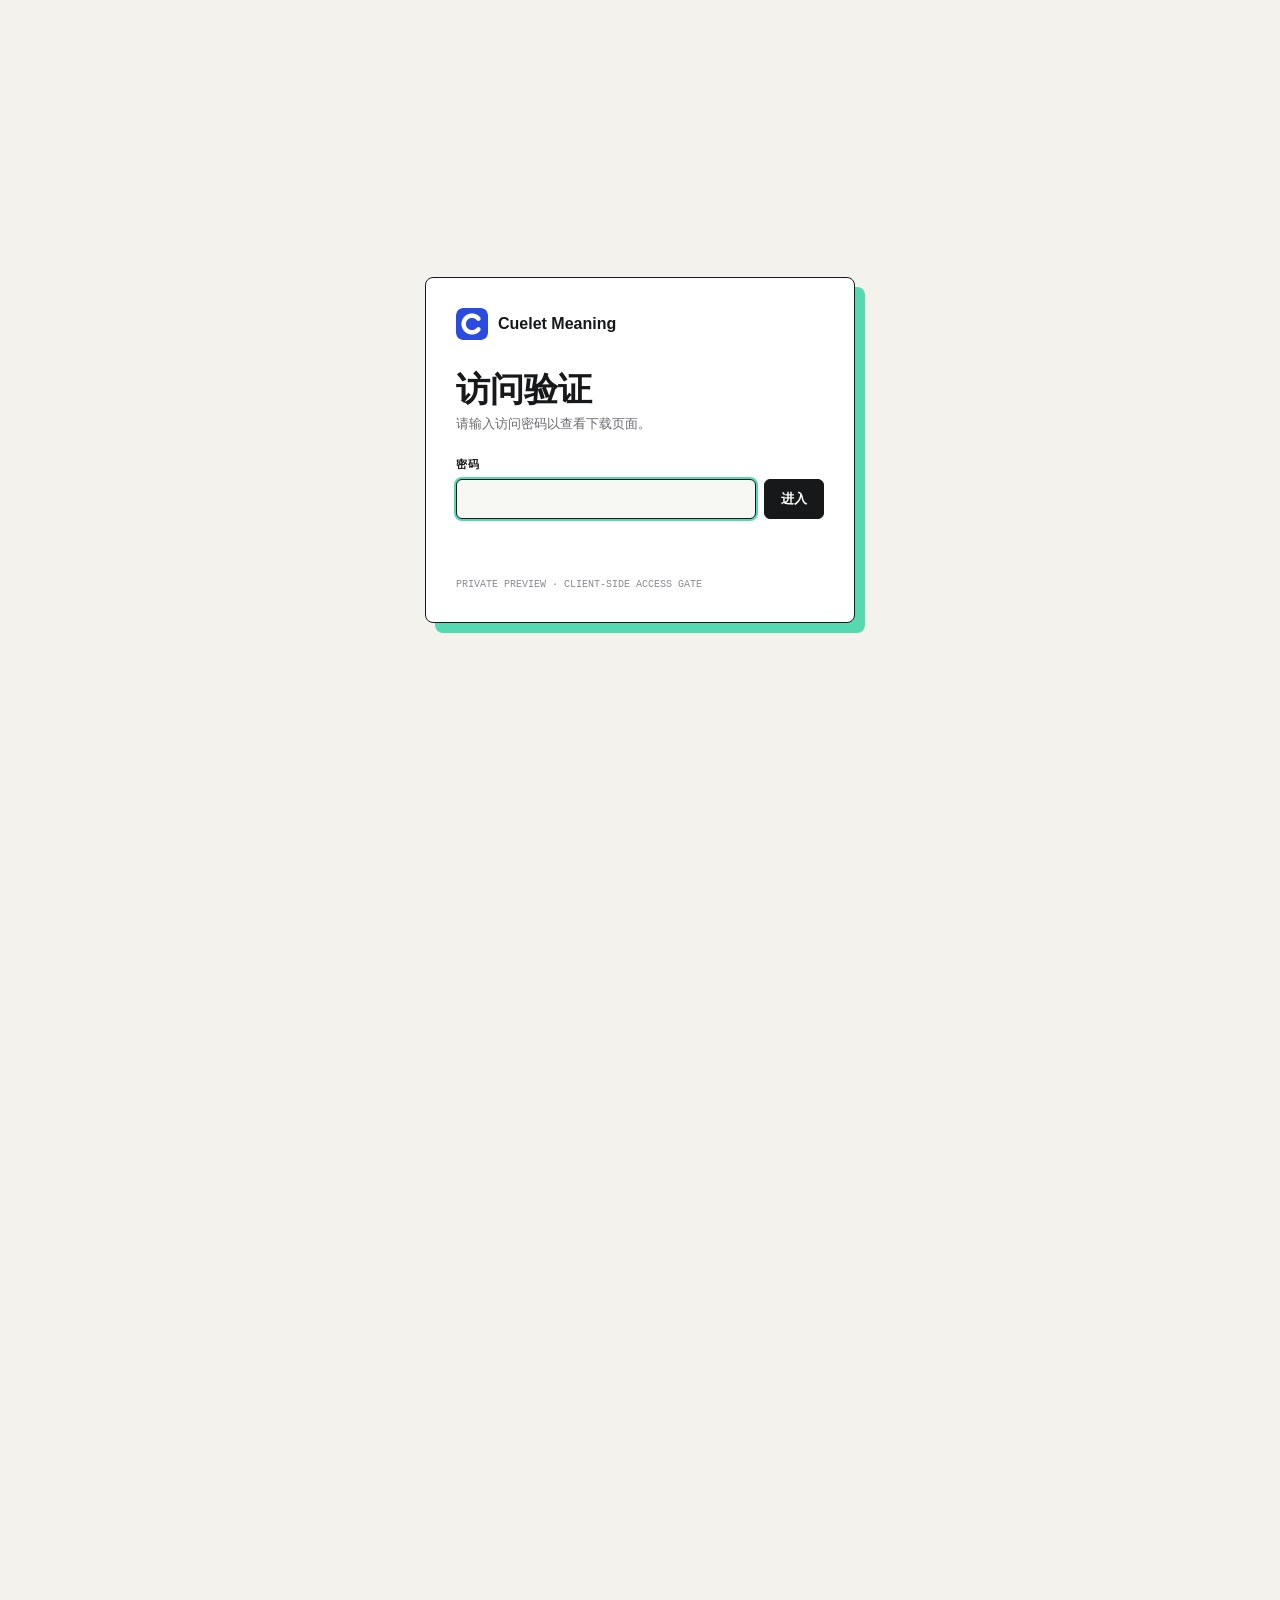
<file: index.html>
<!doctype html>
<html lang="zh-CN">
<head>
  <meta charset="utf-8">
  <meta name="viewport" content="width=device-width,initial-scale=1">
  <meta name="description" content="Cuelet Meaning：从构图、色彩、光线、材质与视觉符号，解读网页图片可能表达的含义。">
  <meta property="og:title" content="Cuelet Meaning — 解读图片含义">
  <meta property="og:description" content="选中网页图片，获得含义、美学、视觉依据与结构化 JSON。">
  <meta property="og:type" content="website">
  <title>Cuelet Meaning — 解读图片含义</title>
  <link rel="icon" href="assets/icon128.png">
  <style>
    :root{--bg:#101113;--paper:#f3f2ed;--ink:#17181a;--muted:#696b70;--line:#d2d2cc;--mint:#55d9b0;--coral:#ff765f;--yellow:#f2c94c;--white:#fff;--max:1160px;--sans:-apple-system,BlinkMacSystemFont,"Segoe UI","PingFang SC","Microsoft YaHei",sans-serif;--mono:"SFMono-Regular",Consolas,"Liberation Mono",monospace}
    *{box-sizing:border-box}html{scroll-behavior:smooth}body{margin:0;color:var(--ink);background:var(--paper);font-family:var(--sans);line-height:1.6;-webkit-font-smoothing:antialiased}body.locked{overflow:hidden}body.locked>:not(.gate){visibility:hidden}a{color:inherit;text-decoration:none}button{font:inherit}.wrap{width:min(var(--max),calc(100% - 40px));margin:auto}.skip{position:fixed;left:14px;top:-60px;z-index:100;background:var(--ink);color:#fff;padding:8px 12px}.skip:focus{top:14px}
    .gate{position:fixed;inset:0;z-index:999;display:grid;place-items:center;background:var(--paper);padding:22px}.gate[hidden]{display:none}.gate-box{width:min(430px,100%);border:1px solid var(--ink);border-radius:8px;background:#fff;padding:30px;box-shadow:10px 10px 0 var(--mint)}.gate-brand{display:flex;align-items:center;gap:10px;font-weight:800}.gate-brand img{width:32px;height:32px;border-radius:7px}.gate h1{font-size:34px;margin:32px 0 8px}.gate p{font-size:13px;color:var(--muted);margin:0 0 22px}.gate label{display:block;font:700 11px var(--mono);letter-spacing:.08em}.gate-row{display:flex;gap:8px;margin-top:7px}.gate input{min-width:0;flex:1;border:1px solid var(--line);border-radius:6px;background:#f7f7f4;padding:11px 12px;font:14px var(--sans);outline:none}.gate input:focus{border-color:var(--ink);box-shadow:0 0 0 2px var(--mint)}.gate button{border:1px solid var(--ink);border-radius:6px;background:var(--ink);color:#fff;padding:0 16px;font-size:13px;font-weight:750;cursor:pointer}.gate-error{min-height:20px;margin-top:10px!important;margin-bottom:0!important;color:#b83a2b!important}.gate-note{margin-top:28px!important;margin-bottom:0!important;font:10px/1.5 var(--mono)!important;color:#8a8b90!important}
    nav{position:sticky;top:0;z-index:20;background:rgba(243,242,237,.9);backdrop-filter:blur(16px);border-bottom:1px solid var(--line)}nav .wrap{height:64px;display:flex;align-items:center;gap:18px}.brand{display:flex;align-items:center;gap:10px;font-weight:800}.brand img{width:30px;height:30px;border-radius:7px}.grow{flex:1}.navlink{font-size:13px;color:var(--muted)}.navlink:hover{color:var(--ink)}.button{display:inline-flex;align-items:center;justify-content:center;gap:8px;min-height:42px;padding:0 18px;border:1px solid var(--ink);border-radius:6px;background:var(--ink);color:#fff;font-size:13px;font-weight:750;transition:transform .16s,box-shadow .16s}.button:hover{transform:translateY(-2px);box-shadow:5px 5px 0 var(--mint)}.button.secondary{color:var(--ink);background:transparent}.button.secondary:hover{box-shadow:5px 5px 0 var(--coral)}
    .hero{min-height:calc(100vh - 64px);display:grid;align-items:center;padding:54px 0 70px;border-bottom:1px solid var(--line)}.hero-grid{display:grid;grid-template-columns:.9fr 1.1fr;gap:54px;align-items:center}.eyebrow{font:700 11px/1 var(--mono);letter-spacing:.12em;text-transform:uppercase}.eyebrow::before{content:"";display:inline-block;width:9px;height:9px;margin-right:8px;background:var(--mint);border-radius:50%}h1{margin:22px 0 0;font-size:clamp(44px,6.8vw,82px);line-height:1.02;letter-spacing:0;font-weight:850}.accent{display:inline-block;background:var(--coral);padding:0 .08em}.lede{max-width:34em;margin:25px 0 0;font-size:17px;color:var(--muted)}.hero-actions{display:flex;gap:10px;flex-wrap:wrap;margin-top:32px}.meta{display:flex;gap:16px;flex-wrap:wrap;margin-top:24px;font:11px/1.4 var(--mono);color:var(--muted)}.meta span::before{content:"✓";color:#178769;margin-right:6px}
    .workspace{position:relative;min-height:570px;background:var(--bg);border:1px solid #000;border-radius:8px;overflow:hidden;box-shadow:14px 14px 0 var(--yellow)}.workspace-top{height:45px;display:flex;align-items:center;gap:7px;padding:0 14px;border-bottom:1px solid #2a2c30;color:#9b9fa6;font:10px var(--mono)}.dot{width:9px;height:9px;border-radius:50%}.dot.red{background:var(--coral)}.dot.yellow{background:var(--yellow)}.dot.green{background:var(--mint)}.workspace-title{margin-left:8px}.image-stage{position:absolute;inset:45px 0 0;background:#1a1c20}.photo{position:absolute;inset:34px 92px 55px 34px;background:#ddd9cd;overflow:hidden}.photo::before{content:"";position:absolute;width:65%;height:68%;left:7%;top:14%;background:#20252a;border-radius:50% 50% 44% 48%;transform:rotate(-8deg)}.photo::after{content:"";position:absolute;width:34%;height:50%;right:10%;bottom:9%;background:var(--coral);border-radius:4px;box-shadow:-110px 52px 0 -34px var(--mint)}.pick-frame{position:absolute;inset:24px;border:2px solid #fff;box-shadow:0 0 0 999px rgba(0,0,0,.2)}.pick-frame::after{content:"主体关系 · 构图 · 色彩";position:absolute;left:0;top:-29px;background:#fff;color:#111;padding:4px 8px;font:10px var(--mono)}
    .result{position:absolute;right:18px;bottom:18px;width:min(385px,calc(100% - 36px));background:rgba(246,246,242,.94);color:#18191b;border:1px solid #fff;border-radius:8px;box-shadow:0 22px 60px rgba(0,0,0,.42);backdrop-filter:blur(20px);overflow:hidden}.result-head{display:flex;gap:10px;align-items:center;padding:13px 14px}.mini-thumb{width:40px;height:40px;background:#252a2e;border-radius:6px;position:relative;overflow:hidden}.mini-thumb::after{content:"";position:absolute;width:18px;height:26px;right:5px;bottom:4px;background:var(--coral)}.result-head strong{display:block;font-size:13px}.result-head small{display:block;max-width:270px;color:#6c6e73;white-space:nowrap;overflow:hidden;text-overflow:ellipsis}.tabs{display:flex;margin:0 12px;padding:3px;background:#deded9;border-radius:6px}.tabs button{flex:1;border:0;border-radius:4px;background:transparent;padding:7px 0;font-size:11px;font-weight:750;color:#707278;cursor:pointer}.tabs button.active{background:#fff;color:#18191b}.result-body{height:255px;overflow:auto;padding:13px 15px}.result-body section{display:none}.result-body section.active{display:block}.result-body h3{margin:0 0 4px;font-size:10px;color:#77797f}.result-body p{margin:0 0 12px;font-size:12px;line-height:1.55}.chips{display:flex;flex-wrap:wrap;gap:5px}.chip{font-size:10px;padding:3px 7px;background:#dddeda;border-radius:99px}.evidence{padding:9px;border:1px solid #d7d7d2;border-radius:5px;margin-bottom:7px}.evidence b{font-size:11px}.evidence label{display:block;margin-top:5px;color:#76787d;font-size:9px}.result-body pre{white-space:pre-wrap;word-break:break-word;font:10px/1.55 var(--mono);margin:0}.result-foot{padding:10px 12px;border-top:1px solid #ddd;display:flex;gap:6px}.result-foot span{padding:6px 8px;background:#e4e4df;border-radius:99px;font-size:9px}.result-foot .primary{margin-left:auto;background:#191a1c;color:#fff}
    .band{padding:22px 0;background:var(--ink);color:#fff;overflow:hidden}.ticker{display:flex;gap:46px;width:max-content;animation:tick 25s linear infinite;font:12px var(--mono)}.ticker span::after{content:"◆";color:var(--mint);margin-left:46px}@keyframes tick{to{transform:translateX(-50%)}}
    .section{padding:100px 0;border-bottom:1px solid var(--line)}.section-head{display:grid;grid-template-columns:1fr 1fr;gap:30px;align-items:end}.kicker{font:700 11px var(--mono);letter-spacing:.12em;color:#14785f}.section h2{font-size:clamp(30px,4.5vw,54px);line-height:1.08;margin:10px 0 0}.section-intro{color:var(--muted);max-width:42em;margin:0}.features{display:grid;grid-template-columns:repeat(3,1fr);margin-top:44px;border-top:1px solid var(--line);border-left:1px solid var(--line)}.feature{min-height:220px;padding:27px;border-right:1px solid var(--line);border-bottom:1px solid var(--line)}.num{font:11px var(--mono);color:#168668}.feature h3{font-size:19px;margin:26px 0 8px}.feature p{font-size:13px;color:var(--muted);margin:0}.feature:nth-child(2){background:var(--mint)}.feature:nth-child(2) p,.feature:nth-child(2) .num{color:#164a3c}.feature:nth-child(5){background:var(--coral)}.feature:nth-child(5) p,.feature:nth-child(5) .num{color:#5b2118}
    .flow{display:grid;grid-template-columns:repeat(3,1fr);gap:12px;margin-top:44px}.step{padding:25px;background:#fff;border:1px solid var(--line);border-radius:7px}.step .n{width:37px;height:37px;display:grid;place-items:center;background:var(--ink);color:#fff;border-radius:50%;font:12px var(--mono)}.step h3{margin:25px 0 7px}.step p{margin:0;color:var(--muted);font-size:13px}.step code{font:11px var(--mono);background:#e4e4df;padding:2px 5px;border-radius:3px}
    .privacy{background:#fff}.privacy-grid{display:grid;grid-template-columns:.8fr 1.2fr;gap:70px}.privacy-list{display:grid;gap:0;border-top:1px solid var(--line)}.privacy-item{display:grid;grid-template-columns:100px 1fr;gap:15px;padding:18px 0;border-bottom:1px solid var(--line)}.privacy-item b{font:11px var(--mono);color:#168668}.privacy-item span{font-size:14px;color:var(--muted)}
    .download{padding:100px 0 110px;background:var(--yellow);border-bottom:1px solid #b99b30}.download-grid{display:grid;grid-template-columns:1fr 1fr;gap:60px}.download h2{font-size:clamp(38px,6vw,72px);line-height:1.02;margin:0}.download p{max-width:38em}.download .button:hover{box-shadow:5px 5px 0 var(--coral)}.install-list{counter-reset:item;display:grid;gap:12px;margin:0;padding:0;list-style:none}.install-list li{counter-increment:item;display:grid;grid-template-columns:34px 1fr;gap:12px;align-items:start;padding-bottom:12px;border-bottom:1px solid rgba(23,24,26,.22)}.install-list li::before{content:counter(item,decimal-leading-zero);font:11px var(--mono);padding-top:3px}.install-list b{display:block;font-size:14px}.install-list span{display:block;font-size:12px;color:#5c522d;margin-top:2px}footer{padding:28px 0;background:var(--bg);color:#a9abb0;font:11px var(--mono)}footer .wrap{display:flex;gap:14px;align-items:center;flex-wrap:wrap}footer img{width:24px;height:24px;border-radius:5px}
    .reveal{opacity:0;transform:translateY(18px);transition:opacity .55s ease,transform .55s ease}.reveal.in{opacity:1;transform:none}
    @media(max-width:900px){.hero-grid,.section-head,.privacy-grid,.download-grid{grid-template-columns:1fr}.hero{min-height:auto}.workspace{min-height:540px}.features{grid-template-columns:1fr 1fr}.section{padding:76px 0}.download{padding:76px 0}.flow{grid-template-columns:1fr}.privacy-grid{gap:34px}}
    @media(max-width:600px){.wrap{width:min(100% - 28px,var(--max))}.navlink{display:none}nav .button{padding:0 12px}.hero{padding-top:40px}.hero-grid{gap:36px}h1{font-size:44px}.workspace{min-height:500px;box-shadow:7px 7px 0 var(--yellow)}.photo{inset:25px 25px 160px}.result{right:10px;bottom:10px;width:calc(100% - 20px)}.result-body{height:220px}.features{grid-template-columns:1fr}.feature{min-height:170px}.privacy-item{grid-template-columns:80px 1fr}.section h2{font-size:34px}}
    @media(prefers-reduced-motion:reduce){html{scroll-behavior:auto}.ticker{animation:none}.reveal{opacity:1;transform:none;transition:none}}
  </style>
</head>
<body class="locked">
  <div class="gate" id="passwordGate" role="dialog" aria-modal="true" aria-labelledby="gateTitle">
    <form class="gate-box" id="passwordForm">
      <div class="gate-brand"><img src="assets/icon128.png" alt=""><span>Cuelet Meaning</span></div>
      <h1 id="gateTitle">访问验证</h1>
      <p>请输入访问密码以查看下载页面。</p>
      <label for="sitePassword">密码</label>
      <div class="gate-row"><input id="sitePassword" type="password" autocomplete="current-password" required autofocus><button type="submit">进入</button></div>
      <p class="gate-error" id="passwordError" aria-live="polite"></p>
      <p class="gate-note">PRIVATE PREVIEW · CLIENT-SIDE ACCESS GATE</p>
    </form>
  </div>
  <a class="skip" href="#download">跳到下载</a>
  <nav><div class="wrap"><a class="brand" href="#top"><img src="assets/icon128.png" alt=""><span>Cuelet Meaning</span></a><span class="grow"></span><a class="navlink" href="#features">功能</a><a class="navlink" href="#install">安装</a><a class="navlink" href="#privacy">隐私</a><a class="button" href="#download">下载扩展 ↓</a></div></nav>
  <main>
    <header class="hero" id="top"><div class="wrap hero-grid">
      <div><span class="eyebrow">Chrome / Edge · Manifest V3</span><h1>看见画面，<br><span class="accent">读懂含义</span></h1><p class="lede">选中网页上的任意图片，从主体关系、构图、色彩、光线、材质与视觉符号出发，理解它可能表达的观念、情绪与美学语言。</p><div class="hero-actions"><a class="button" href="#download">免费下载</a><a class="button secondary" href="#features">了解功能</a></div><div class="meta"><span>右键直接分析</span><span>四种结构化视图</span><span>历史保存在本地</span></div></div>
      <div class="workspace" aria-label="Cuelet Meaning 结果卡片示意"><div class="workspace-top"><span class="dot red"></span><span class="dot yellow"></span><span class="dot green"></span><span class="workspace-title">cuelet-meaning · visual reading</span></div><div class="image-stage"><div class="photo"><div class="pick-frame"></div></div><div class="result"><div class="result-head"><span class="mini-thumb"></span><span><strong>图像含义解读</strong><small>秩序与自然之间的张力被转化为安静的视觉平衡</small></span></div><div class="tabs" role="tablist"><button class="active" data-tab="meaning">含义</button><button data-tab="aesthetic">美学</button><button data-tab="evidence">依据</button><button data-tab="json">JSON</button></div><div class="result-body"><section class="active" data-panel="meaning"><h3>一句话结论</h3><p>秩序与自然之间的张力被转化为安静的视觉平衡。</p><h3>画面内容</h3><p>深色有机形体与橙红色矩形并置，留白明确，主体之间没有直接接触。</p><h3>核心表达</h3><p>可以理解为感性与理性、自然形态与人工秩序之间的对照。克制的空间关系使冲突更接近共存。</p><h3>情绪氛围</h3><div class="chips"><span class="chip">克制</span><span class="chip">安静</span><span class="chip">张力</span></div></section><section data-panel="aesthetic"><h3>整体美学</h3><p>以简化形体、有限色彩和大面积留白建立编辑式视觉秩序。</p><h3>风格标签</h3><div class="chips"><span class="chip">Minimalism</span><span class="chip">Editorial</span><span class="chip">Organic</span></div><h3 style="margin-top:12px">色彩</h3><p>炭黑与珊瑚红形成冷静而明确的对照，低饱和底色降低视觉噪声。</p></section><section data-panel="evidence"><div class="evidence"><b>主体与关系</b><label>看到什么</label><p>两个形体彼此分离且尺度不同。</p><label>如何理解</label><p>分离关系强化对照，也保留相互平衡的可能。</p></div><div class="evidence"><b>构图与空间</b><label>看到什么</label><p>主体偏置，大面积留白包围形体。</p><label>如何理解</label><p>留白使观看节奏趋于克制。</p></div></section><section data-panel="json"><pre>{
  "summary": "秩序与自然之间的张力",
  "emotion": ["克制", "安静", "张力"],
  "aesthetic": {
    "style_tags": ["Minimalism", "Editorial"]
  }
}</pre></section></div><div class="result-foot"><span>复制当前</span><span>复制完整分析</span><span class="primary">关闭</span></div></div></div></div>
    </div></header>
    <div class="band"><div class="ticker"><span>含义</span><span>美学</span><span>视觉依据</span><span>结构化 JSON</span><span>本地历史</span><span>Eagle 归档</span><span>含义</span><span>美学</span><span>视觉依据</span><span>结构化 JSON</span><span>本地历史</span><span>Eagle 归档</span></div></div>
    <section class="section" id="features"><div class="wrap"><div class="section-head reveal"><div><span class="kicker">01 / VISUAL READING</span><h2>不只描述物体，<br>解释视觉如何产生意义</h2></div><p class="section-intro">从可确认的画面事实出发，将观察与解释分开。不给图片强行编故事，也不把不确定的推测写成作者的确定意图。</p></div><div class="features reveal"><article class="feature"><span class="num">01</span><h3>可靠选图</h3><p>识别普通图片、picture/srcset、CSS 背景图，并穿透网页覆盖层准确高亮。</p></article><article class="feature"><span class="num">02</span><h3>含义与情绪</h3><p>说明主体关系、视觉符号和画面节奏可能表达的主题与情绪。</p></article><article class="feature"><span class="num">03</span><h3>美学语言</h3><p>分别分析整体风格、色彩、构图、光线和材质。</p></article><article class="feature"><span class="num">04</span><h3>证据分层</h3><p>每条依据明确区分“看到了什么”和“如何理解”。</p></article><article class="feature"><span class="num">05</span><h3>谨慎判断</h3><p>标记象征解释的置信度，并说明无法从画面确认的不确定内容。</p></article><article class="feature"><span class="num">06</span><h3>本地工作流</h3><p>保存本地历史、导出 JSON/CSV，并可选归档到 Eagle。</p></article></div></div></section>
    <section class="section" id="install"><div class="wrap"><div class="section-head reveal"><div><span class="kicker">02 / WORKFLOW</span><h2>三步开始解读</h2></div><p class="section-intro">扩展不会自带密钥。你需要配置一个支持图片输入的 OpenAI 兼容视觉模型接口。</p></div><div class="flow reveal"><article class="step"><span class="n">1</span><h3>加载扩展</h3><p>解压 ZIP，在 <code>chrome://extensions</code> 打开开发者模式并加载文件夹。</p></article><article class="step"><span class="n">2</span><h3>配置模型</h3><p>在设置页填写 Base URL、API Key 与支持图片输入的模型名称。</p></article><article class="step"><span class="n">3</span><h3>选择图片</h3><p>点击“选图解读含义”，或在图片右键菜单中直接开始分析。</p></article></div></div></section>
    <section class="section privacy" id="privacy"><div class="wrap privacy-grid reveal"><div><span class="kicker">03 / PRIVACY</span><h2>你的设置，<br>留在本机</h2></div><div class="privacy-list"><div class="privacy-item"><b>LOCAL</b><span>设置与历史记录保存在浏览器的本地存储中。</span></div><div class="privacy-item"><b>YOUR API</b><span>图片只发送到你自行配置的视觉模型接口。</span></div><div class="privacy-item"><b>NO KEY</b><span>下载包不包含 API Key、Eagle Token 或任何用户凭证。</span></div><div class="privacy-item"><b>EAGLE</b><span>Eagle 归档通过本机 localhost 接口完成。</span></div></div></div></section>
    <section class="download" id="download"><div class="wrap download-grid reveal"><div><h2>下载并开始<br>理解画面</h2><p>适用于 Chrome 与 Edge，Manifest V3，零构建、无后端。当前版本 v1.0.0。</p><a class="button" href="downloads/cuelet-meaning-v1.0.0.zip" download>下载 ZIP · v1.0.0 ↓</a></div><ol class="install-list"><li><div><b>下载并解压 ZIP</b><span>解压后保留完整的 cuelet-meaning 文件夹。</span></div></li><li><div><b>打开扩展管理页</b><span>Chrome 输入 chrome://extensions，Edge 输入 edge://extensions。</span></div></li><li><div><b>开启开发者模式</b><span>点击“加载已解压的扩展程序”，选择解压后的文件夹。</span></div></li><li><div><b>填写视觉模型接口</b><span>保存设置后即可通过工具栏、右键菜单或快捷键使用。</span></div></li></ol></div></section>
  </main>
  <footer><div class="wrap"><img src="assets/icon128.png" alt=""><span>Cuelet Meaning · 图像含义解读</span><span class="grow"></span><span>Manifest V3 · v1.0.0 · 2026</span></div></footer>
  <script>
    (function(){
      var gate=document.getElementById('passwordGate');
      var form=document.getElementById('passwordForm');
      var input=document.getElementById('sitePassword');
      var error=document.getElementById('passwordError');
      var expected='af0979f4f5f01825e4b3366ad4e91186ff0f9293735f76369779e406594146f9';
      function unlock(){document.body.classList.remove('locked');gate.hidden=true;sessionStorage.setItem('cueletMeaningAccess','granted')}
      if(sessionStorage.getItem('cueletMeaningAccess')==='granted'){unlock();return}
      form.addEventListener('submit',async function(event){
        event.preventDefault();error.textContent='';
        try{
          var bytes=new TextEncoder().encode(input.value);
          var digest=await crypto.subtle.digest('SHA-256',bytes);
          var actual=Array.from(new Uint8Array(digest)).map(function(value){return value.toString(16).padStart(2,'0')}).join('');
          if(actual===expected){unlock()}else{error.textContent='密码不正确';input.select()}
        }catch(e){error.textContent='当前浏览器无法完成验证'}
      });
    })();
    (function(){
      var buttons=document.querySelectorAll('.tabs button');
      buttons.forEach(function(button){button.addEventListener('click',function(){var tab=button.getAttribute('data-tab');buttons.forEach(function(item){item.classList.toggle('active',item===button)});document.querySelectorAll('[data-panel]').forEach(function(panel){panel.classList.toggle('active',panel.getAttribute('data-panel')===tab)})})});
      var nodes=document.querySelectorAll('.reveal');
      if(!('IntersectionObserver' in window)||window.matchMedia('(prefers-reduced-motion:reduce)').matches){nodes.forEach(function(node){node.classList.add('in')})}else{var observer=new IntersectionObserver(function(entries){entries.forEach(function(entry){if(entry.isIntersecting){entry.target.classList.add('in');observer.unobserve(entry.target)}})},{threshold:.12});nodes.forEach(function(node){observer.observe(node)})}
    })();
  </script>
</body>
</html>
</file>
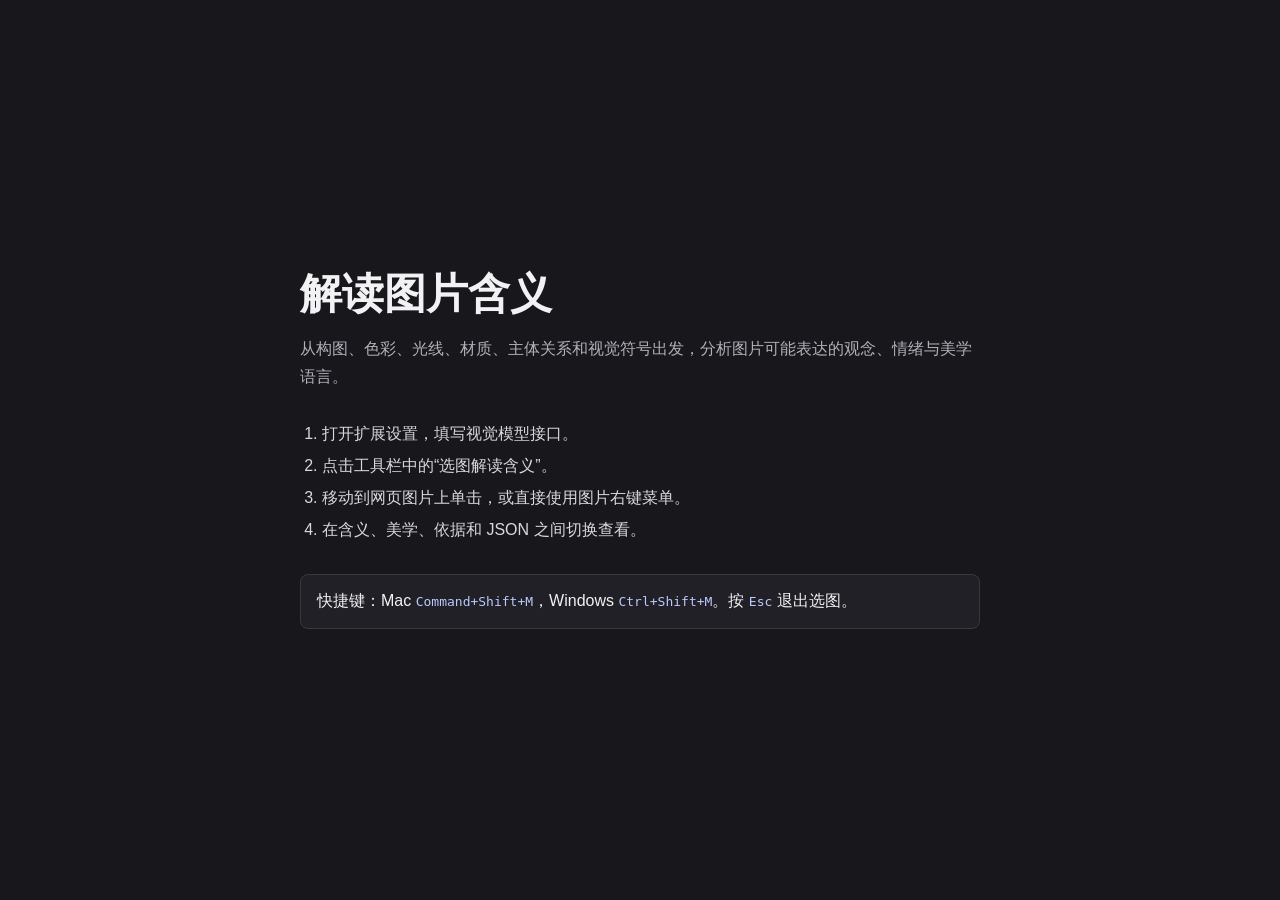
<file: index.htm/index.html>
<!doctype html><html lang="zh-CN"><head><meta charset="utf-8"><meta name="viewport" content="width=device-width,initial-scale=1"><title>Cuelet - 解读图片含义</title><style>*{box-sizing:border-box}body{margin:0;min-height:100vh;display:grid;place-items:center;background:#17171c;color:#f2f2f4;font-family:-apple-system,BlinkMacSystemFont,"Segoe UI","PingFang SC",sans-serif}.wrap{width:min(680px,calc(100% - 40px));padding:50px 0}h1{font-size:42px;line-height:1.1;margin:0 0 18px}p{color:#b1b1ba;font-size:16px;line-height:1.7}ol{margin:28px 0;padding-left:22px;color:#d8d8dd;line-height:2}.note{padding:16px;border:1px solid #38383f;border-radius:8px;background:#202026}code{color:#bdc8ff}</style></head><body><main class="wrap"><h1>解读图片含义</h1><p>从构图、色彩、光线、材质、主体关系和视觉符号出发，分析图片可能表达的观念、情绪与美学语言。</p><ol><li>打开扩展设置，填写视觉模型接口。</li><li>点击工具栏中的“选图解读含义”。</li><li>移动到网页图片上单击，或直接使用图片右键菜单。</li><li>在含义、美学、依据和 JSON 之间切换查看。</li></ol><div class="note">快捷键：Mac <code>Command+Shift+M</code>，Windows <code>Ctrl+Shift+M</code>。按 <code>Esc</code> 退出选图。</div></main></body></html>
</file>
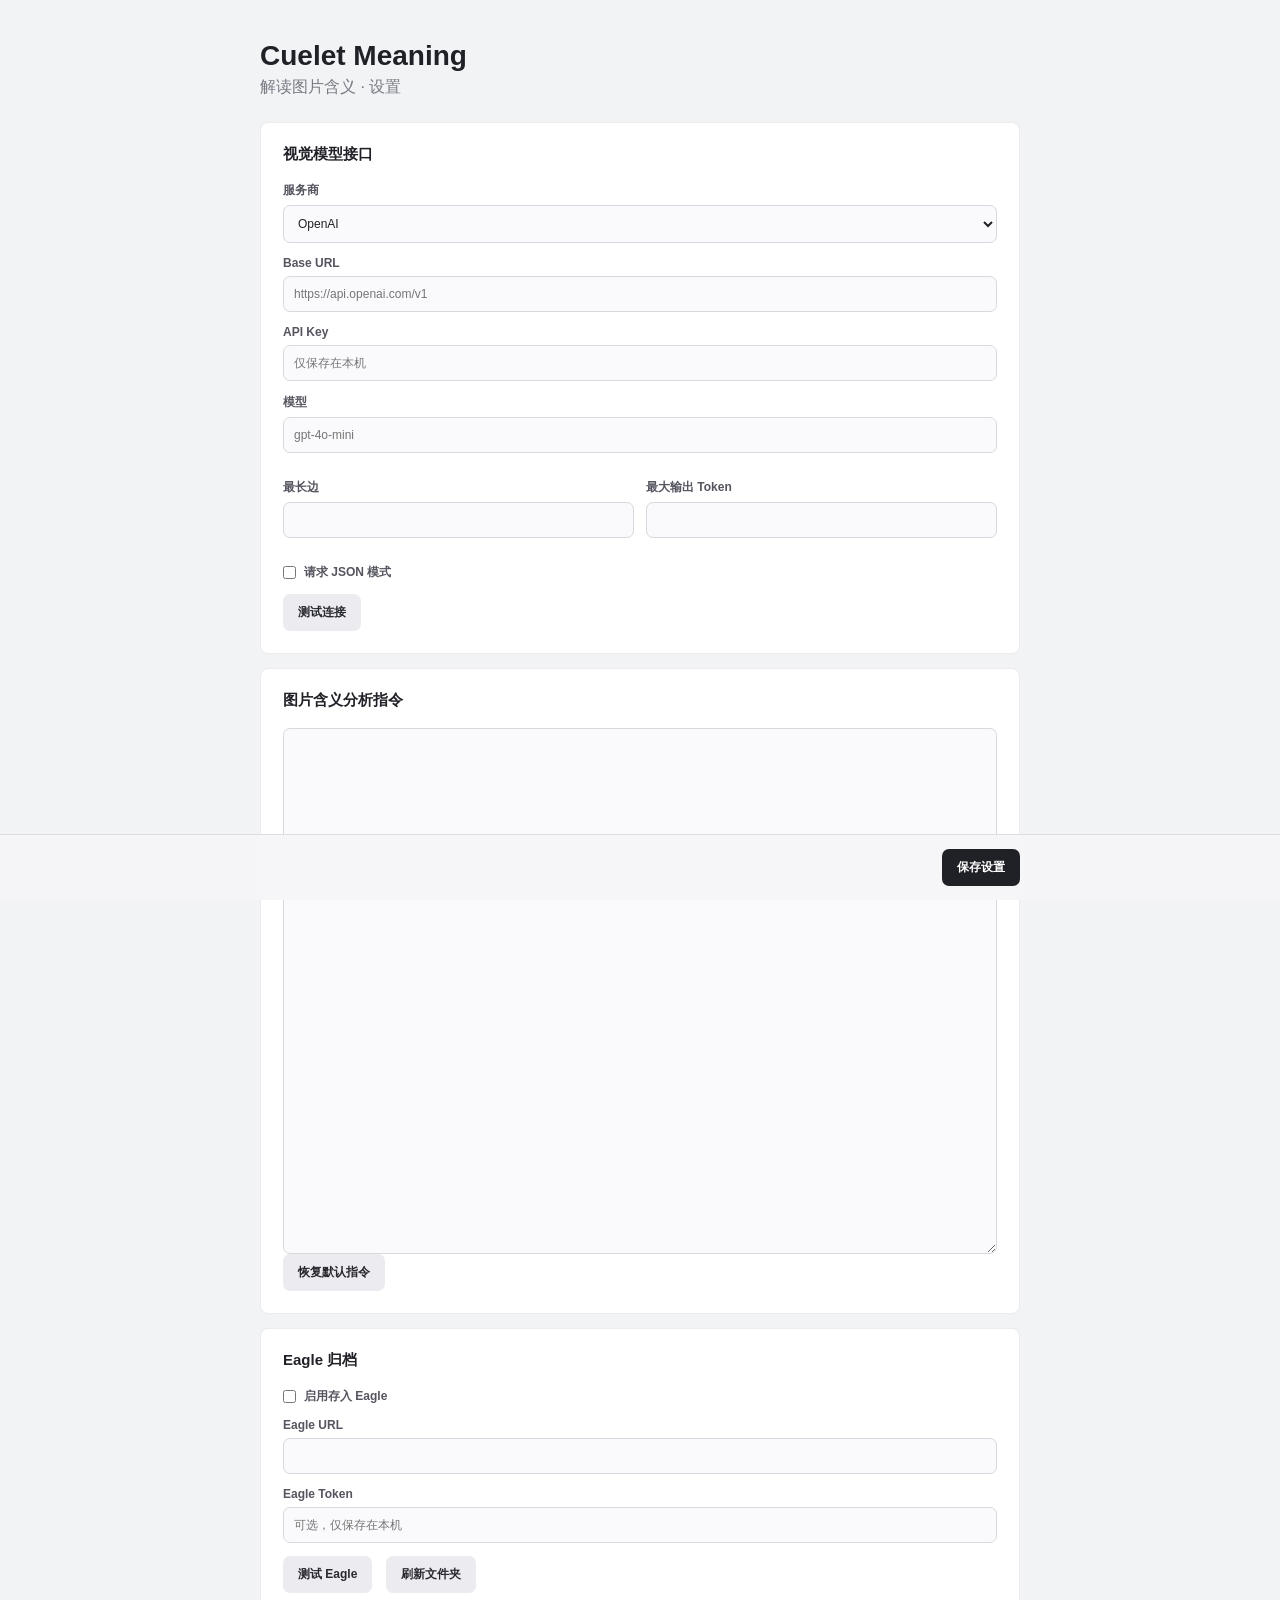
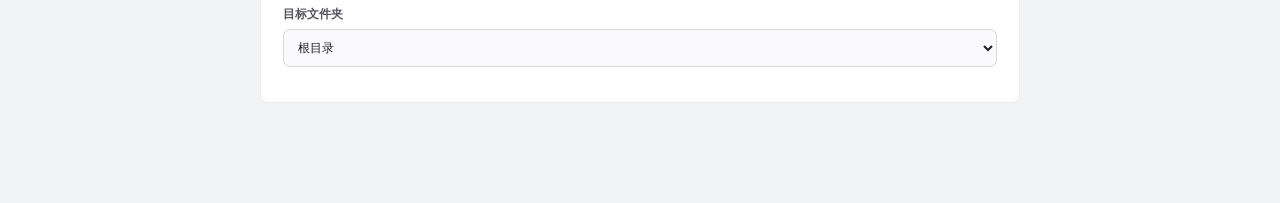
<file: index.htm/options/options.html>
<!doctype html><html lang="zh-CN"><head><meta charset="utf-8"><meta name="viewport" content="width=device-width,initial-scale=1"><title>Cuelet Meaning 设置</title><link rel="stylesheet" href="options.css"></head><body><main><header><h1>Cuelet Meaning</h1><p>解读图片含义 · 设置</p></header>
<section><h2>视觉模型接口</h2><label>服务商<select id="provider"></select></label><label>Base URL<input id="baseUrl" type="url" autocomplete="off" placeholder="https://api.openai.com/v1"></label><label>API Key<input id="apiKey" type="password" autocomplete="new-password" placeholder="仅保存在本机"></label><label>模型<input id="model" autocomplete="off" placeholder="gpt-4o-mini"></label><div class="grid"><label>最长边<input id="maxDim" type="number" min="256" max="4096"></label><label>最大输出 Token<input id="maxTokens" type="number" min="500" max="16000"></label></div><label class="check"><input id="jsonMode" type="checkbox"> 请求 JSON 模式</label><button id="test" class="secondary">测试连接</button><span id="testStatus"></span></section>
<section><h2>图片含义分析指令</h2><textarea id="meaningPromptTemplate" rows="28"></textarea><button id="resetPrompt" class="secondary">恢复默认指令</button></section>
<section><h2>Eagle 归档</h2><label class="check"><input id="eagleEnabled" type="checkbox"> 启用存入 Eagle</label><label>Eagle URL<input id="eagleUrl" type="url"></label><label>Eagle Token<input id="eagleToken" type="password" autocomplete="new-password" placeholder="可选，仅保存在本机"></label><div class="row"><button id="testEagle" class="secondary">测试 Eagle</button><button id="folders" class="secondary">刷新文件夹</button></div><label>目标文件夹<select id="eagleFolder"><option value="">根目录</option></select></label></section>
<div class="savebar"><span id="saved"></span><button id="save">保存设置</button></div></main><script type="module" src="options.js"></script></body></html>
</file>
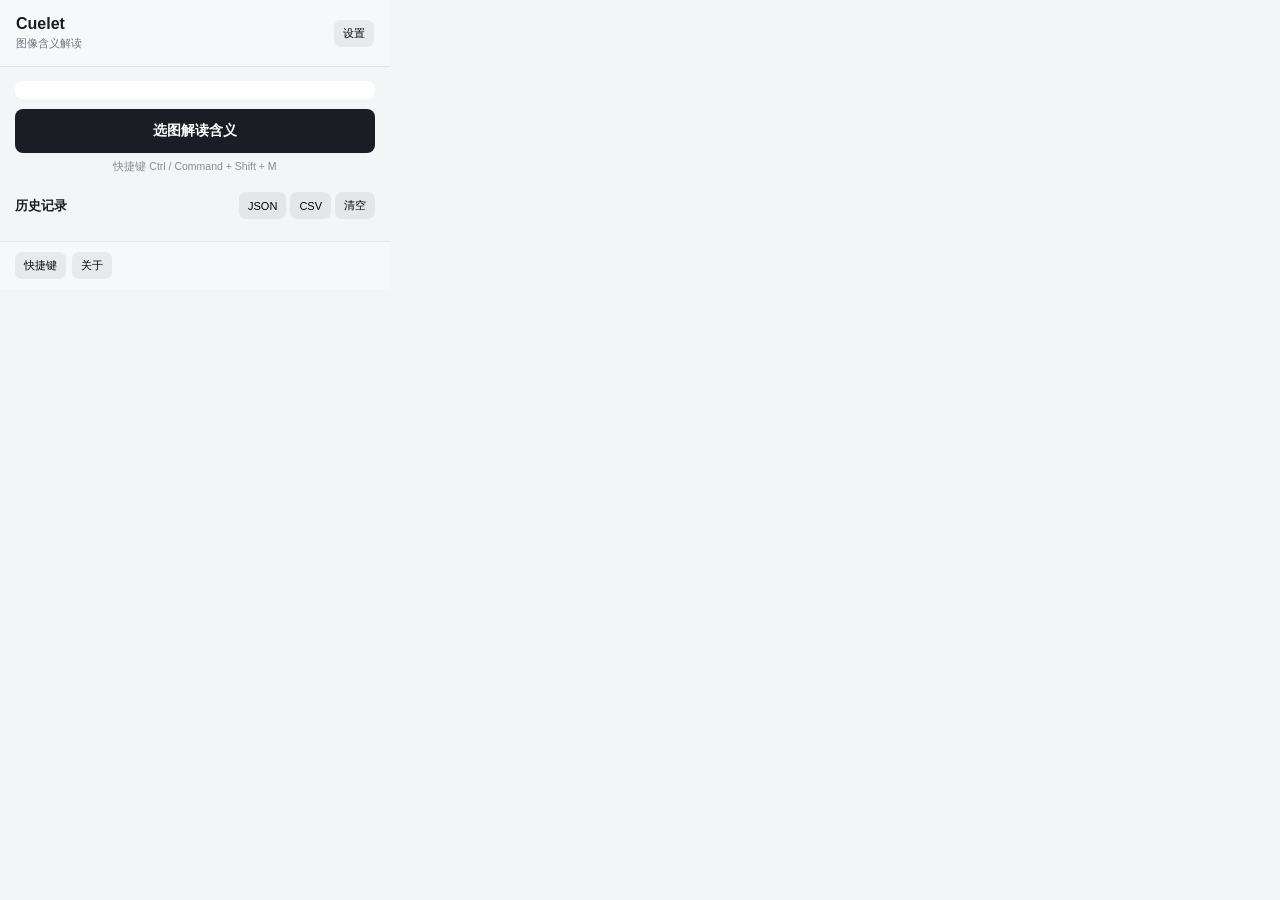
<file: index.htm/popup/popup.html>
<!doctype html><html lang="zh-CN"><head><meta charset="utf-8"><meta name="viewport" content="width=device-width,initial-scale=1"><title>Cuelet - 解读图片含义</title><link rel="stylesheet" href="popup.css"></head>
<body><header><div><strong>Cuelet</strong><span>图像含义解读</span></div><button id="settings" title="设置">设置</button></header>
<main><div id="status" class="status"></div><button id="pick" class="pick">选图解读含义</button><p class="shortcut">快捷键 Ctrl / Command + Shift + M</p>
<section class="history-head"><h2>历史记录</h2><div><button id="exportJson">JSON</button><button id="exportCsv">CSV</button><button id="clear">清空</button></div></section><div id="list"></div></main>
<footer><button id="shortcuts">快捷键</button><button id="about">关于</button></footer><script type="module" src="popup.js"></script></body></html>
</file>
<file: index.htm/options/options.css>
:root{font-family:-apple-system,BlinkMacSystemFont,"Segoe UI","PingFang SC",sans-serif;color:#202027;background:#f2f3f5}*{box-sizing:border-box}body{margin:0}main{width:min(760px,calc(100% - 32px));margin:40px auto 100px}header{margin-bottom:24px}h1{margin:0;font-size:28px}header p{margin:5px 0;color:#797983}section{background:#fff;border:1px solid rgba(20,20,40,.08);border-radius:8px;padding:22px;margin-bottom:14px}h2{font-size:15px;margin:0 0 18px}label{display:block;font-size:12px;font-weight:650;margin:13px 0;color:#555560}input,select,textarea{display:block;width:100%;margin-top:6px;border:1px solid #d8d8de;border-radius:7px;padding:10px;background:#fafafd;color:#202027;font:inherit;font-weight:400}textarea{font:12px/1.5 ui-monospace,SFMono-Regular,Menlo,monospace;resize:vertical}.grid{display:grid;grid-template-columns:1fr 1fr;gap:12px}.check{display:flex;align-items:center;gap:8px}.check input{width:auto;margin:0}.row{display:flex;gap:8px}button{border:0;border-radius:7px;padding:10px 15px;background:#202027;color:#fff;font:inherit;font-size:12px;font-weight:700;cursor:pointer}.secondary{background:#ececf0;color:#282830;margin-right:6px}.savebar{position:fixed;left:0;right:0;bottom:0;padding:14px max(20px,calc((100% - 760px)/2));display:flex;justify-content:flex-end;align-items:center;gap:14px;background:rgba(245,246,248,.9);backdrop-filter:blur(14px);border-top:1px solid #ddd}.savebar span,#testStatus{font-size:12px;color:#686872}
</file>
<file: index.htm/popup/popup.css>
:root{font-family:-apple-system,BlinkMacSystemFont,"Segoe UI","PingFang SC",sans-serif;color:#1b1b22;background:#f4f5f7}*{box-sizing:border-box}body{margin:0;width:390px;max-height:600px;overflow:auto}button{font:inherit;border:0;cursor:pointer}header{position:sticky;top:0;z-index:2;display:flex;align-items:center;padding:15px 16px;background:rgba(248,249,251,.88);backdrop-filter:blur(16px);border-bottom:1px solid rgba(20,20,40,.08)}header div{flex:1}header strong{display:block;font-size:16px}header span{font-size:11px;color:#73737e}header button,footer button,.history-head button{background:rgba(100,100,120,.1);padding:6px 9px;border-radius:7px;font-size:11px}main{padding:14px 15px}.status{padding:9px 11px;border-radius:8px;background:#fff;font-size:12px;color:#686874;margin-bottom:10px}.status.ok{color:#17603c}.status.bad{color:#9a3329}.pick{width:100%;padding:13px;background:#1c1c24;color:#fff;border-radius:8px;font-size:14px;font-weight:720}.shortcut{text-align:center;color:#8a8a94;font-size:10.5px;margin:7px 0 18px}.history-head{display:flex;align-items:center;margin-bottom:8px}.history-head h2{font-size:13px;margin:0;flex:1}.history-head div{display:flex;gap:4px}#list{display:grid;gap:7px}.empty{padding:24px 12px;text-align:center;color:#898993;font-size:12px}.row{display:flex;gap:10px;align-items:center;padding:8px;background:#fff;border:1px solid rgba(20,20,40,.07);border-radius:8px;cursor:pointer}.row img{width:48px;height:48px;object-fit:cover;border-radius:6px;background:#eee}.info{min-width:0;flex:1}.summary{font-size:12.5px;font-weight:650;white-space:nowrap;overflow:hidden;text-overflow:ellipsis}.when{font-size:10.5px;color:#8a8a94;margin-top:4px}.detail{padding:10px;background:#fff;border:1px solid rgba(20,20,40,.07);border-radius:8px}.tabs{display:flex;gap:3px;padding:3px;background:#eeeef1;border-radius:8px}.tab{flex:1;padding:6px;border-radius:6px;background:transparent;font-size:11px;color:#73737e}.tab.active{background:#fff;color:#1b1b22}.content{max-height:190px;overflow:auto;padding:10px 3px;font-size:12px;line-height:1.55;white-space:pre-wrap;word-break:break-word}.evidence{padding:8px;margin-bottom:6px;border:1px solid #e6e6ea;border-radius:6px}.evidence strong{display:block;margin-bottom:4px}.evidence label{display:block;color:#80808b;font-size:10px;margin-top:5px}.chips{display:flex;flex-wrap:wrap;gap:4px}.chip{padding:3px 6px;background:#eeeef1;border-radius:99px;font-size:10.5px}.acts{display:flex;flex-wrap:wrap;gap:5px}.acts button{font-size:10.5px;padding:6px 8px;border-radius:99px;background:#eeeef1}.acts .primary{background:#1c1c24;color:#fff}footer{position:sticky;bottom:0;display:flex;gap:6px;padding:10px 15px;background:rgba(248,249,251,.9);backdrop-filter:blur(12px);border-top:1px solid rgba(20,20,40,.08)}.toast{position:fixed;left:50%;bottom:18px;transform:translateX(-50%);background:#1c1c24;color:#fff;padding:8px 13px;border-radius:99px;font-size:11px;z-index:5}
</file>
